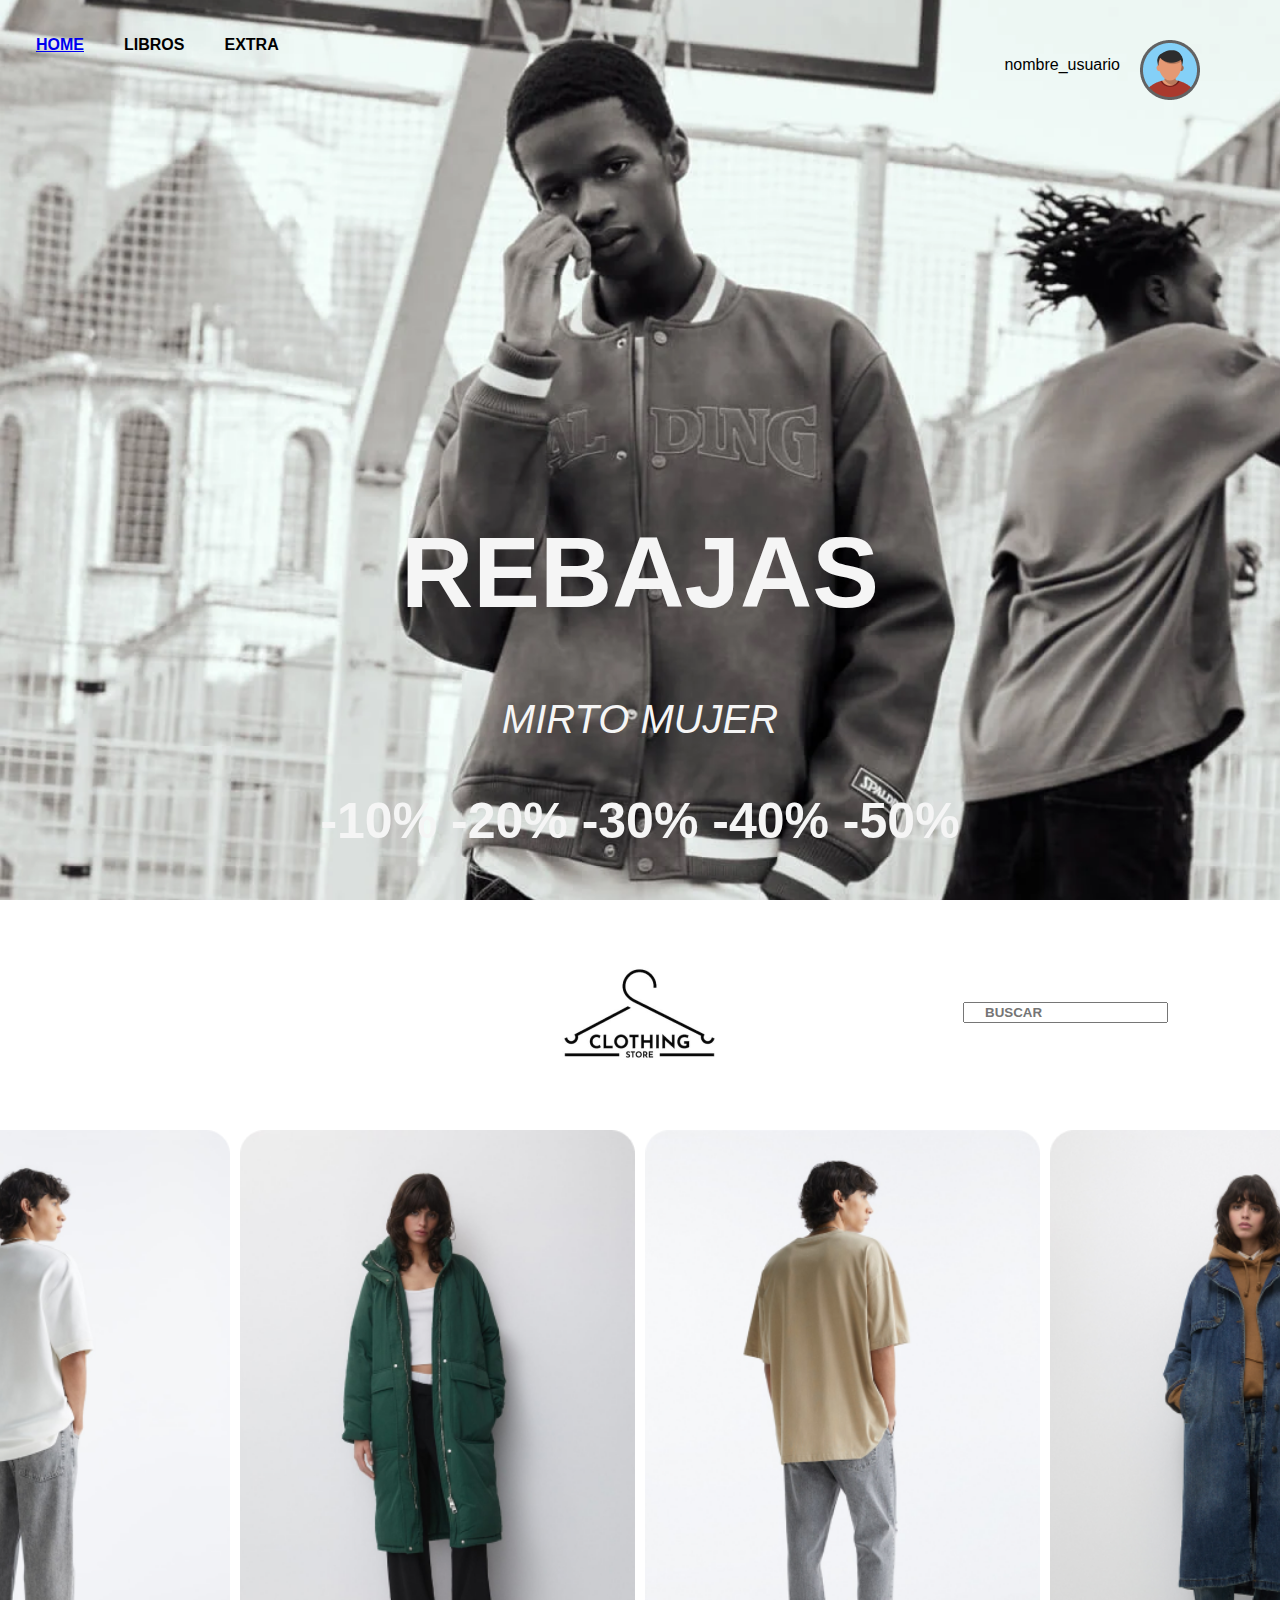
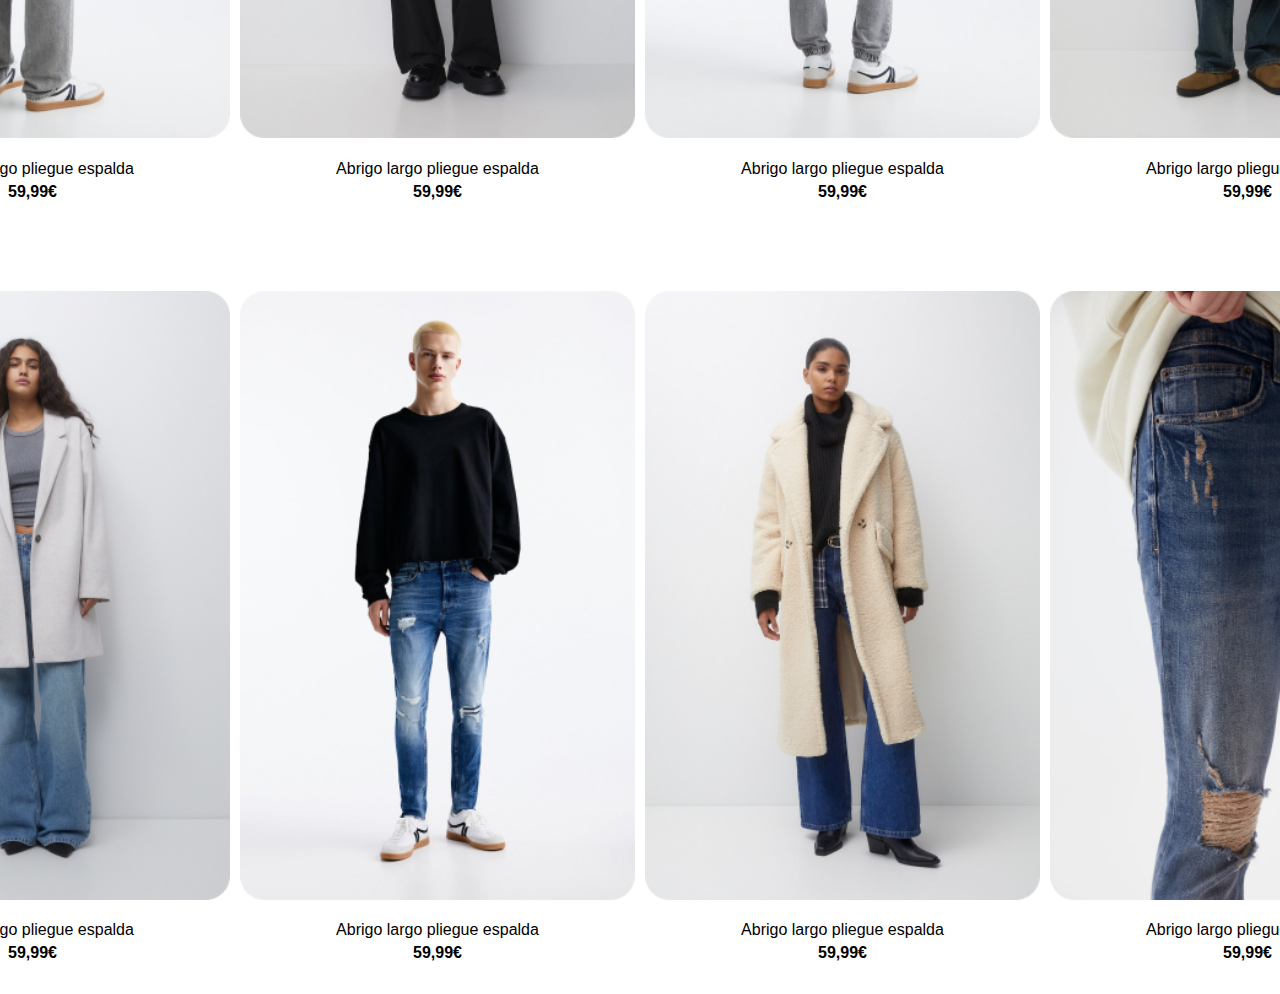
<file: pages/hombre.html>
<!DOCTYPE html>
<html lang="en">
<head>
    <meta charset="UTF-8">
    <meta name="viewport" content="width=device-width, initial-scale=1.0">
    <link rel="stylesheet" type="text/CSS" href="../CSS/hombre.css">
    <title>Hombre</title>
</head>
<body>
    <section class="parte1">
        <nav class="menu">
            <div class="menu-izquierda">
                <a class="home" href="seleccion.html">HOME</a>
                <p>LIBROS</p>
                <P>EXTRA</P>
            </div>
            <div class="user">
                <p>nombre_usuario</p>
                <img src="../img/user.png">
            </div>
        </nav>
        <div class="titulos">
            <h1>REBAJAS</h1>
            <h2>MIRTO MUJER</h2>
            <h3>-10% -20% -30% -40% -50%</h3>
        </div>

    </section>
    
    <section class="parte2">
        <div class="intermedio">
            <div></div>
            <div class="logo">
                <img src="../img/logo_marca.png">
            </div>
            <div class="buscar">
                <input class="inputBuscar" placeholder="BUSCAR"> <!-- XQ ID Y NAME -->
            </div>
        </div>
        <div class="cards">
            <div class="card">
                <img src="../img/modelMan01.png">
                <h4>Abrigo largo pliegue espalda</h4>
                <h5>59,99€</h5>
            </div>
            <div class="card">
                <img src="../img/modelMan02.png">
                <h4>Abrigo largo pliegue espalda</h4>
                <h5>59,99€</h5>
            </div>
            <div class="card">
                <img src="../img/modelMan03.png">
                <h4>Abrigo largo pliegue espalda</h4>
                <h5>59,99€</h5>
            </div>
            <div class="card">
                <img src="../img/modelMan04.png">
                <h4>Abrigo largo pliegue espalda</h4>
                <h5>59,99€</h5>
            </div>
            <div class="card">
                <img src="../img/modelMan05.png">
                <h4>Abrigo largo pliegue espalda</h4>
                <h5>59,99€</h5>
            </div>
            <div class="card">
                <img src="../img/modelMan06.png">
                <h4>Abrigo largo pliegue espalda</h4>
                <h5>59,99€</h5>
            </div>
            <div class="card">
                <img src="../img/modelMan07.png">
                <h4>Abrigo largo pliegue espalda</h4>
                <h5>59,99€</h5>
            </div>
            <div class="card">
                <img src="../img/modelMan08.png">
                <h4>Abrigo largo pliegue espalda</h4>
                <h5>59,99€</h5>
            </div>
        </div>
        
    </section>
    
</body>
</html>
</file>
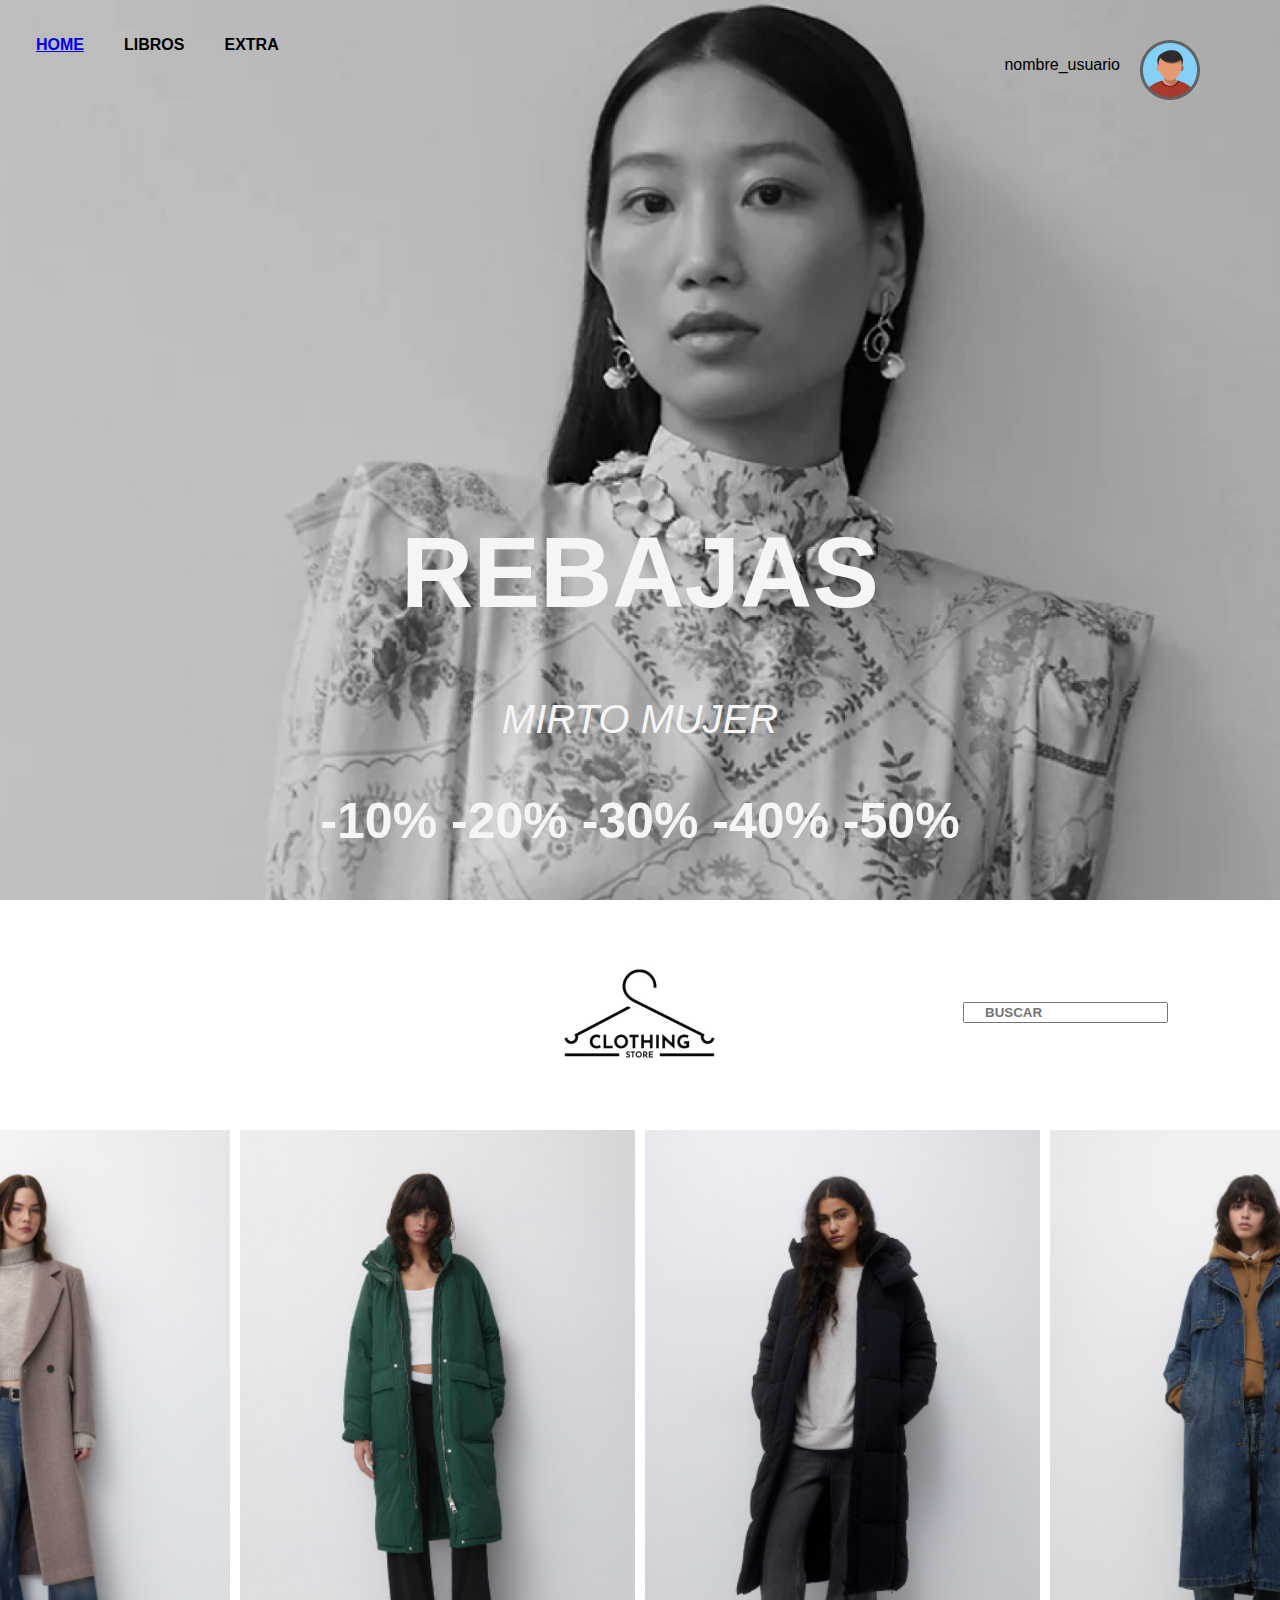
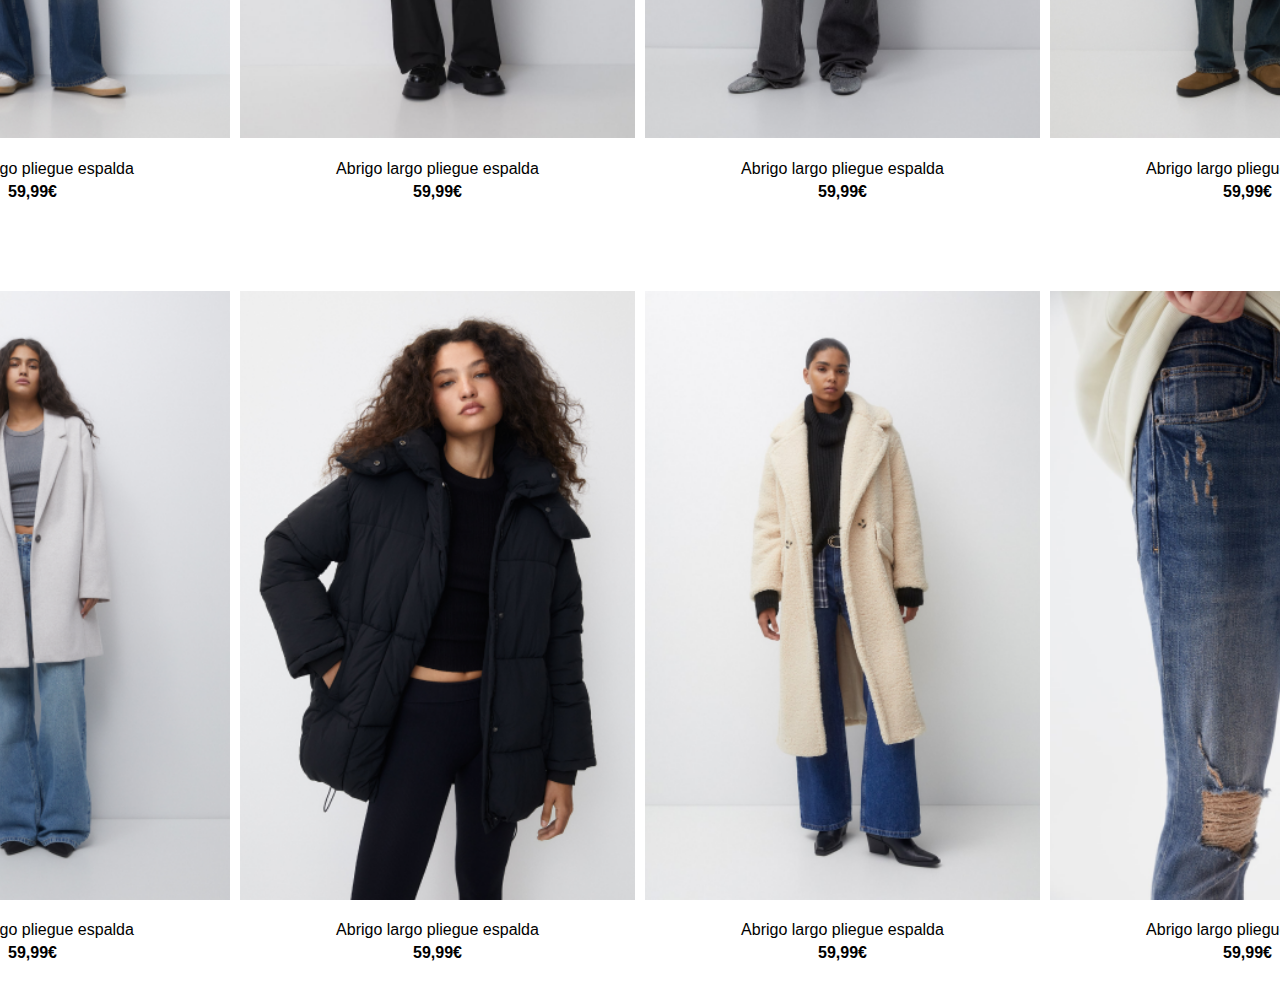
<file: pages/mujer.html>
<!DOCTYPE html>
<html lang="en">
<head>
    <meta charset="UTF-8">
    <meta name="viewport" content="width=device-width, initial-scale=1.0">
    <link rel="stylesheet" type="text/CSS" href="../CSS/mujer.css">
    <title>Mujer</title>
</head>
<body>
    <section class="parte1">
        <div class="menu">
            <div class="menu-izquierda">
                <a class="home" href="seleccion.html">HOME</a>
                <p>LIBROS</p>
                <P>EXTRA</P>
            </div>
            <div class="user">
                <p>nombre_usuario</p>
                <img src="../img/user.png">
            </div>
        </div>
        <div class="titulos">
            <h1>REBAJAS</h1>
            <h2>MIRTO MUJER</h2>
            <h3>-10% -20% -30% -40% -50%</h3>
        </div>

    </section>
    
    <section class="parte2">
        <div class="intermedio">
            <div></div>
            <div class="logo">
                <img src="../img/logo_marca.png">
            </div>
            <div class="buscar">
                <input class="inputBuscar" name="buscar" id="buscar" placeholder="BUSCAR">
            </div>
        </div>
        <div class="cards">
            <div class="card">
                <img src="../img/modelWoman01.png">
                <h4>Abrigo largo pliegue espalda</h4>
                <h5>59,99€</h5>
            </div>
            <div class="card">
                <img src="../img/modelWoman02.png">
                <h4>Abrigo largo pliegue espalda</h4>
                <h5>59,99€</h5>
            </div>
            <div class="card">
                <img src="../img/modelWoman03.png">
                <h4>Abrigo largo pliegue espalda</h4>
                <h5>59,99€</h5>
            </div>
            <div class="card">
                <img src="../img/modelWoman04.png">
                <h4>Abrigo largo pliegue espalda</h4>
                <h5>59,99€</h5>
            </div>
            <div class="card">
                <img src="../img/modelWoman05.png">
                <h4>Abrigo largo pliegue espalda</h4>
                <h5>59,99€</h5>
            </div>
            <div class="card">
                <img src="../img/modelWoman06.png">
                <h4>Abrigo largo pliegue espalda</h4>
                <h5>59,99€</h5>
            </div>
            <div class="card">
                <img src="../img/modelWoman07.png">
                <h4>Abrigo largo pliegue espalda</h4>
                <h5>59,99€</h5>
            </div>
            <div class="card">
                <img src="../img/modelWoman08.png">
                <h4>Abrigo largo pliegue espalda</h4>
                <h5>59,99€</h5>
            </div>
        </div>
        
    </section>

</body>
</html>
</file>
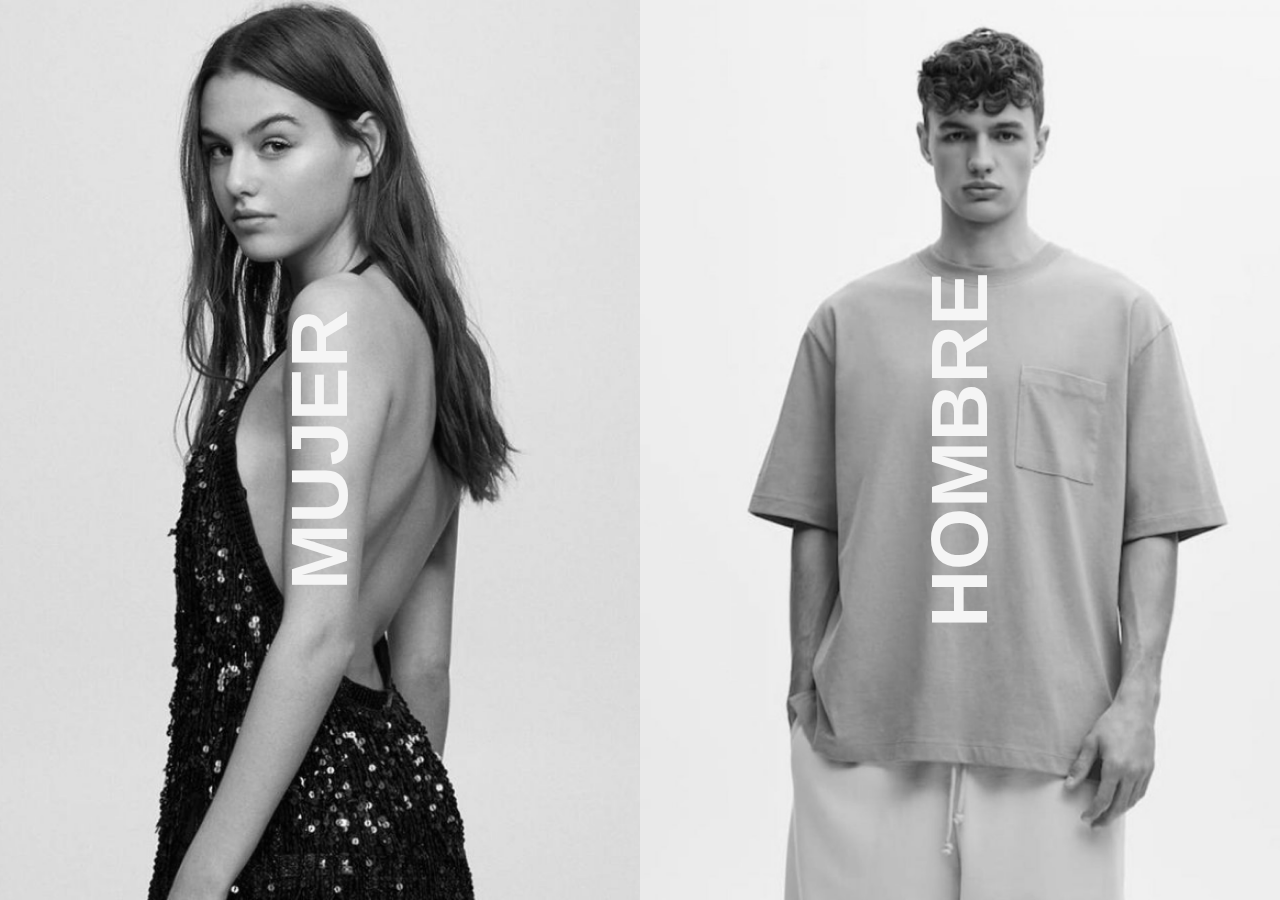
<file: pages/seleccion.html>
<!DOCTYPE html>
<html lang="en">
<head>
    <meta charset="UTF-8">
    <meta name="viewport" content="width=device-width, initial-scale=1.0">
    <link rel="stylesheet" type="text/css" href="../CSS/seleccion.css">
    <title>Seleccion</title>
</head>
<body>
    <div class="container">
        <section class="seleccion-mujer">
            <a class="link" href="mujer.html">MUJER</a>
        </section>
        <section class="seleccion-hombre">
            <a class="link" href="hombre.html">HOMBRE</a>
        </section>
    </div>
</body>
</html>
</file>
<file: CSS/hombre.css>
body{
    margin: 0;
    padding: 0;
}

.parte1{
    background-image: url(../img/modelMan.png);
    background-size: cover;
    width: 100%;
    height: 100vh;
    display:flex;
    flex-direction: column;
    justify-content: space-between;
    text-align: center;

}

.menu{
    display: flex;
    justify-content: space-between;

}


.menu-izquierda{
    display: flex;
    flex-direction: row;
    gap: 40px;
    font-family: sans-serif;
    font-weight: bold;
    margin-top: 20px;
    margin-left: 20px;

}

.home{
    margin-top: 16px;
    margin-left: 16px;
}

.user{
    margin-top: 40px;
    margin-right: 80px;
    font-family: sans-serif;
    display: flex;
    flex-direction: row;
    gap: 20px;

}

.titulos{
    font-family: sans-serif;
    color: #f5f5f5;
}

h1{
    font-size: 100px;
}

h2{
    font-size: 40px;
    font-style: italic;
    font-weight: 400;
}

h3{
    font-size: 50px;
}


.parte2{
    display: flex;
    flex-direction: column;
    align-items: center;
    padding:0;
    margin:0;
}

.intermedio{
    width: 100%;
    height: 25vh;
    display: grid;
    grid-template-columns: repeat(3, 33.3%);

}

.logo{
    display: flex;
    justify-content: center;
    align-items: center;

}

.buscar{
    display: flex;
    justify-content: center;
    align-items: center;

}
.inputBuscar{
    font-family: sans-serif;
    font-weight: 800;
    padding-left: 20px;

}

.cards{
    width: 100%;
    display: grid;
    grid-template-columns: repeat(4, 45vh);
    justify-content: center;
    row-gap: 6vh;
}

.card{
    display: flex;
    flex-direction: column;
    justify-content: center;
    padding: 5px;
    text-align: center;
}

h4{
    font-family: sans-serif;
    font-size: medium;
    font-weight: 500;
    margin-bottom: 5px;
}

h5{
    font-family: sans-serif;
    font-size: medium;
    font-weight: 800;
    margin-top: 0px;
}
</file>
<file: CSS/mujer.css>
body{
    margin: 0;
    padding: 0;
}

.parte1{
    background-image: url(../img/modelWoman.png);
    background-size: cover;
    width: 100%;
    height: 100vh;
    display:flex;
    flex-direction: column;
    justify-content: space-between;
    text-align: center;

}

.menu{
    display: flex;
    justify-content: space-between;

}


.menu-izquierda{
    display: flex;
    flex-direction: row;
    gap: 40px;
    font-family: sans-serif;
    font-weight: bold;
    margin-top: 20px;
    margin-left: 20px;

}

.home{
    margin-top: 16px;
    margin-left: 16px;
}

.user{
    margin-top: 40px;
    margin-right: 80px;
    font-family: sans-serif;
    display: flex;
    flex-direction: row;
    gap: 20px;

}

.titulos{
    font-family: sans-serif;
    color: #f5f5f5;
}

h1{
    font-size: 100px;
}

h2{
    font-size: 40px;
    font-style: italic;
    font-weight: 400;
}

h3{
    font-size: 50px;
}


.parte2{
    display: flex;
    flex-direction: column;
    align-items: center;
    padding:0;
    margin:0;
}

.intermedio{
    width: 100%;
    height: 25vh;
    display: grid;
    grid-template-columns: repeat(3, 33.3%);

}

.logo{
    display: flex;
    justify-content: center;
    align-items: center;

}

.buscar{
    display: flex;
    justify-content: center;
    align-items: center;

}
.inputBuscar{
    font-family: sans-serif;
    font-weight: 800;
    padding-left: 20px;

}

.cards{
    width: 100%;
    display: grid;
    grid-template-columns: repeat(4, 45vh);
    justify-content: center;
    row-gap: 6vh;
}

.card{
    display: flex;
    flex-direction: column;
    justify-content: center;
    padding: 5px;
    text-align: center;
}

h4{
    font-family: sans-serif;
    font-size: medium;
    font-weight: 500;
    margin-bottom: 5px;
}

h5{
    font-family: sans-serif;
    font-size: medium;
    font-weight: 800;
    margin-top: 0px;
}
</file>
<file: CSS/seleccion.css>
body{
    margin: 0;
    padding: 0;
}

.container{
    display: grid;
    grid-template-columns:repeat(2, 50%);
    height: 100vh;
}

.seleccion-hombre{
    background-image: url('../img/hombre\ 1.png');
    background-size: cover;
    background-repeat: no-repeat;
    width: 100%;
    display: flex;
    justify-content: center;
    align-items: center;
    
}

.seleccion-mujer{
    background-image: url('../img/mujer\ 1.png');
    background-size: cover;
    background-repeat: no-repeat;
    width: 100%;
    display: flex;
    justify-content: center;
    align-items: center;    
}


.link{
    transform: rotate(270deg);
    text-decoration: none;
    color: #f5f5f5;
    font-size: 80px;
    font-family: sans-serif;
    font-weight: 900;
}
</file>
